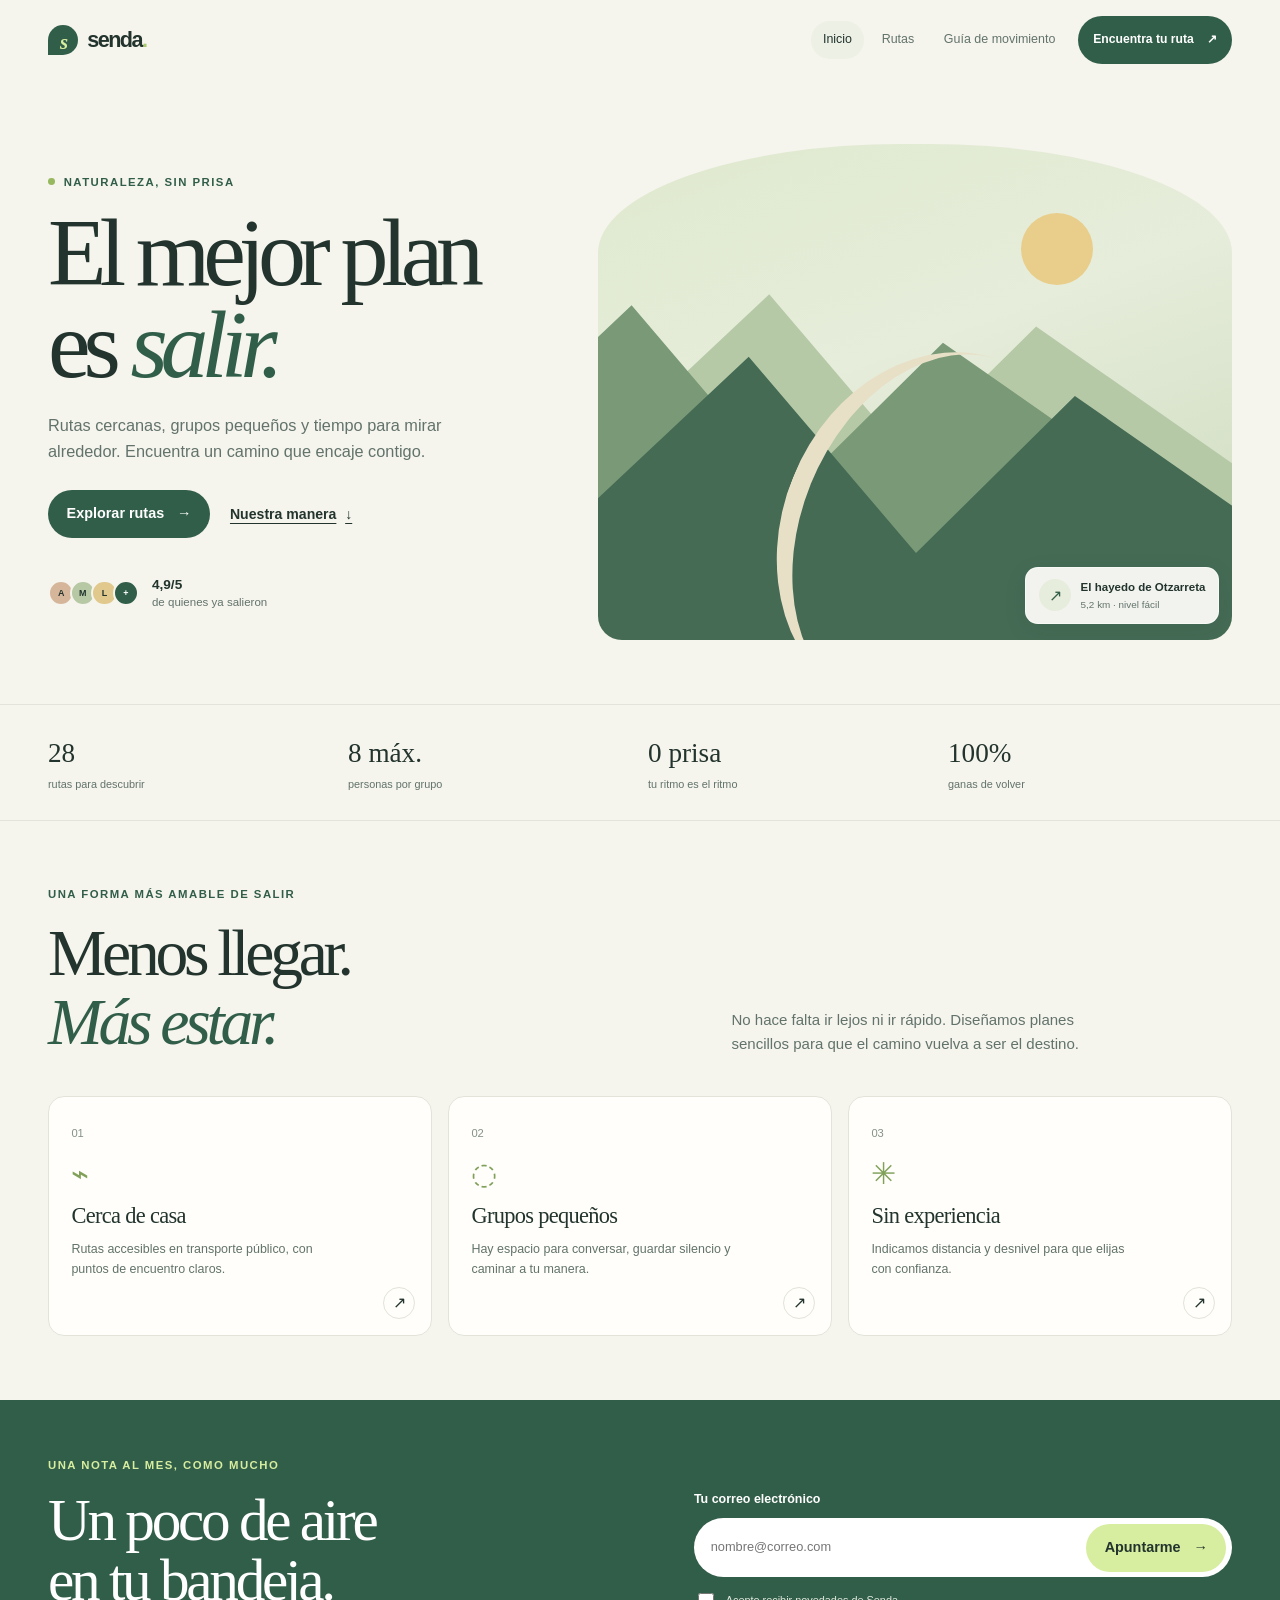
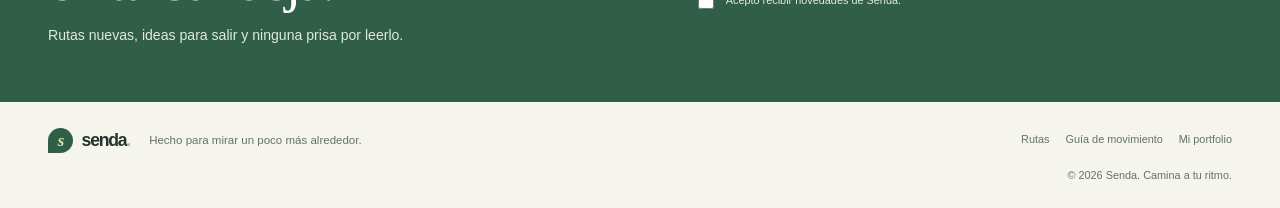
<file: index.html>
<!doctype html>
<html lang="es">
<head>
  <!-- El viewport permite que el diseño mobile first use el ancho real del dispositivo. -->
  <meta charset="utf-8">
  <meta name="viewport" content="width=device-width, initial-scale=1">
  <meta name="theme-color" content="#f5f4ed">
  <meta name="description" content="Senda propone rutas de naturaleza cuidadas, cercanas y a tu propio ritmo.">
  <title>Senda — Sal a tu ritmo</title>
  <link rel="stylesheet" href="css/estilos.css">
  <link rel="stylesheet" href="css/animaciones.css">
</head>
<body>
  <!-- El enlace de salto evita recorrer la navegación con teclado en cada visita. -->
  <a class="salto" href="#contenido">Saltar al contenido</a>

  <header class="cabecera">
    <a class="marca" href="index.html" aria-label="Senda, inicio">
      <span class="marca-icono" aria-hidden="true">s</span>
      <span>senda<span class="marca-punto">.</span></span>
    </a>

    <!-- details ofrece apertura y cierre nativos, también sin JavaScript. -->
    <details class="navegacion">
      <summary class="menu-boton" aria-label="Abrir o cerrar navegación">
        <span class="menu-linea" aria-hidden="true"></span>
        <span class="menu-linea" aria-hidden="true"></span>
      </summary>
      <nav class="menu" aria-label="Navegación principal">
        <a class="enlace-nav activo" href="index.html" aria-current="page">Inicio</a>
        <a class="enlace-nav" href="rutas.html">Rutas</a>
        <a class="enlace-nav" href="movimiento.html">Guía de movimiento</a>
        <a class="boton boton-nav" href="rutas.html#elige">Encuentra tu ruta <span aria-hidden="true">↗</span></a>
      </nav>
    </details>
    <!-- El nav independiente evita que el estado cerrado de details oculte enlaces en escritorio. -->
    <nav class="menu menu-escritorio" aria-label="Navegación principal">
      <a class="enlace-nav activo" href="index.html" aria-current="page">Inicio</a>
      <a class="enlace-nav" href="rutas.html">Rutas</a>
      <a class="enlace-nav" href="movimiento.html">Guía de movimiento</a>
      <a class="boton boton-nav" href="rutas.html#elige">Encuentra tu ruta <span aria-hidden="true">↗</span></a>
    </nav>
  </header>

  <main id="contenido">
    <!-- La portada presenta el servicio antes de introducir adornos o movimiento. -->
    <section class="hero contenedor" aria-labelledby="titulo-principal">
      <div class="hero-texto">
        <p class="ceja"><span class="punto-vivo" aria-hidden="true"></span> Naturaleza, sin prisa</p>
        <h1 id="titulo-principal">El mejor plan<br>es <span>salir.</span></h1>
        <p class="hero-bajada">Rutas cercanas, grupos pequeños y tiempo para mirar alrededor. Encuentra un camino que encaje contigo.</p>
        <div class="hero-acciones">
          <a class="boton boton-principal" href="rutas.html#elige">Explorar rutas <span aria-hidden="true">→</span></a>
          <a class="enlace-texto" href="#filosofia">Nuestra manera <span aria-hidden="true">↓</span></a>
        </div>
        <div class="hero-dato">
          <div class="avatares" aria-hidden="true"><span>A</span><span>M</span><span>L</span><span>+</span></div>
          <p><strong>4,9/5</strong><br>de quienes ya salieron</p>
        </div>
      </div>

      <!-- La ilustración CSS evoca un paisaje; aria-hidden impide anunciar decoración. -->
      <div class="hero-paisaje">
        <div class="sol" aria-hidden="true"></div>
        <div class="montana montana-lejana" aria-hidden="true"></div>
        <div class="montana montana-media" aria-hidden="true"></div>
        <div class="montana montana-cercana" aria-hidden="true"></div>
        <div class="camino" aria-hidden="true"></div>
        <div class="tarjeta-ruta">
          <span class="tarjeta-icono" aria-hidden="true">↗</span>
          <span><strong>El hayedo de Otzarreta</strong><small>5,2 km · nivel fácil</small></span>
        </div>
      </div>
    </section>

    <!-- Métricas legibles y estáticas conservan el mensaje si se desactivan animaciones. -->
    <section class="franja-numeros" aria-label="Senda en cifras">
      <div class="contenedor numeros-grid">
        <p><strong>28</strong><span>rutas para descubrir</span></p>
        <p><strong>8 máx.</strong><span>personas por grupo</span></p>
        <p><strong>0 prisa</strong><span>tu ritmo es el ritmo</span></p>
        <p><strong>100%</strong><span>ganas de volver</span></p>
      </div>
    </section>

    <section class="seccion contenedor" id="filosofia" aria-labelledby="titulo-filosofia">
      <div class="cabecera-seccion revelar">
        <div>
          <p class="ceja">Una forma más amable de salir</p>
          <h2 id="titulo-filosofia">Menos llegar.<br><span>Más estar.</span></h2>
        </div>
        <p class="texto-seccion">No hace falta ir lejos ni ir rápido. Diseñamos planes sencillos para que el camino vuelva a ser el destino.</p>
      </div>

      <!-- Las tarjetas agrupan decisiones de servicio útiles, no efectos decorativos. -->
      <div class="beneficios-grid">
        <article class="beneficio tarjeta revelar">
          <span class="beneficio-numero">01</span>
          <span class="beneficio-icono" aria-hidden="true">⌁</span>
          <h3>Cerca de casa</h3>
          <p>Rutas accesibles en transporte público, con puntos de encuentro claros.</p>
          <a class="flecha-circular" href="rutas.html" aria-label="Ver nuestras rutas">↗</a>
        </article>
        <article class="beneficio tarjeta revelar">
          <span class="beneficio-numero">02</span>
          <span class="beneficio-icono" aria-hidden="true">◌</span>
          <h3>Grupos pequeños</h3>
          <p>Hay espacio para conversar, guardar silencio y caminar a tu manera.</p>
          <a class="flecha-circular" href="rutas.html#elige" aria-label="Elegir una ruta">↗</a>
        </article>
        <article class="beneficio tarjeta revelar">
          <span class="beneficio-numero">03</span>
          <span class="beneficio-icono" aria-hidden="true">✳</span>
          <h3>Sin experiencia</h3>
          <p>Indicamos distancia y desnivel para que elijas con confianza.</p>
          <a class="flecha-circular" href="rutas.html#preguntas" aria-label="Consultar preguntas frecuentes">↗</a>
        </article>
      </div>
    </section>

    <!-- El formulario nativo y su checkbox conservan su función sin scripts. -->
    <section class="invitacion" aria-labelledby="titulo-invitacion">
      <div class="contenedor invitacion-interior revelar">
        <div>
          <p class="ceja ceja-clara">Una nota al mes, como mucho</p>
          <h2 id="titulo-invitacion">Un poco de aire<br>en tu bandeja.</h2>
          <p>Rutas nuevas, ideas para salir y ninguna prisa por leerlo.</p>
        </div>
        <form class="formulario" action="mailto:hola@senda.example" method="post" enctype="text/plain">
          <label for="correo">Tu correo electrónico</label>
          <div class="campo-fila">
            <input id="correo" name="correo" type="email" placeholder="nombre@correo.com" autocomplete="email" required>
            <button class="boton boton-claro" type="submit">Apuntarme <span aria-hidden="true">→</span></button>
          </div>
          <label class="consentimiento"><input type="checkbox" required> Acepto recibir novedades de Senda.</label>
        </form>
      </div>
    </section>
  </main>

  <footer class="pie">
    <div class="contenedor pie-interior">
      <a class="marca marca-pie" href="index.html"><span class="marca-icono" aria-hidden="true">s</span><span>senda<span class="marca-punto">.</span></span></a>
      <p>Hecho para mirar un poco más alrededor.</p>
      <div class="pie-enlaces"><a href="rutas.html">Rutas</a><a href="movimiento.html">Guía de movimiento</a><a href="https://manuelhurtadomontllor.github.io/portfolio/index.html" target="_blank" rel="noopener noreferrer">Mi portfolio</a></div>
      <small>© 2026 Senda. Camina a tu ritmo.</small>
    </div>
  </footer>
</body>
</html>
</file>
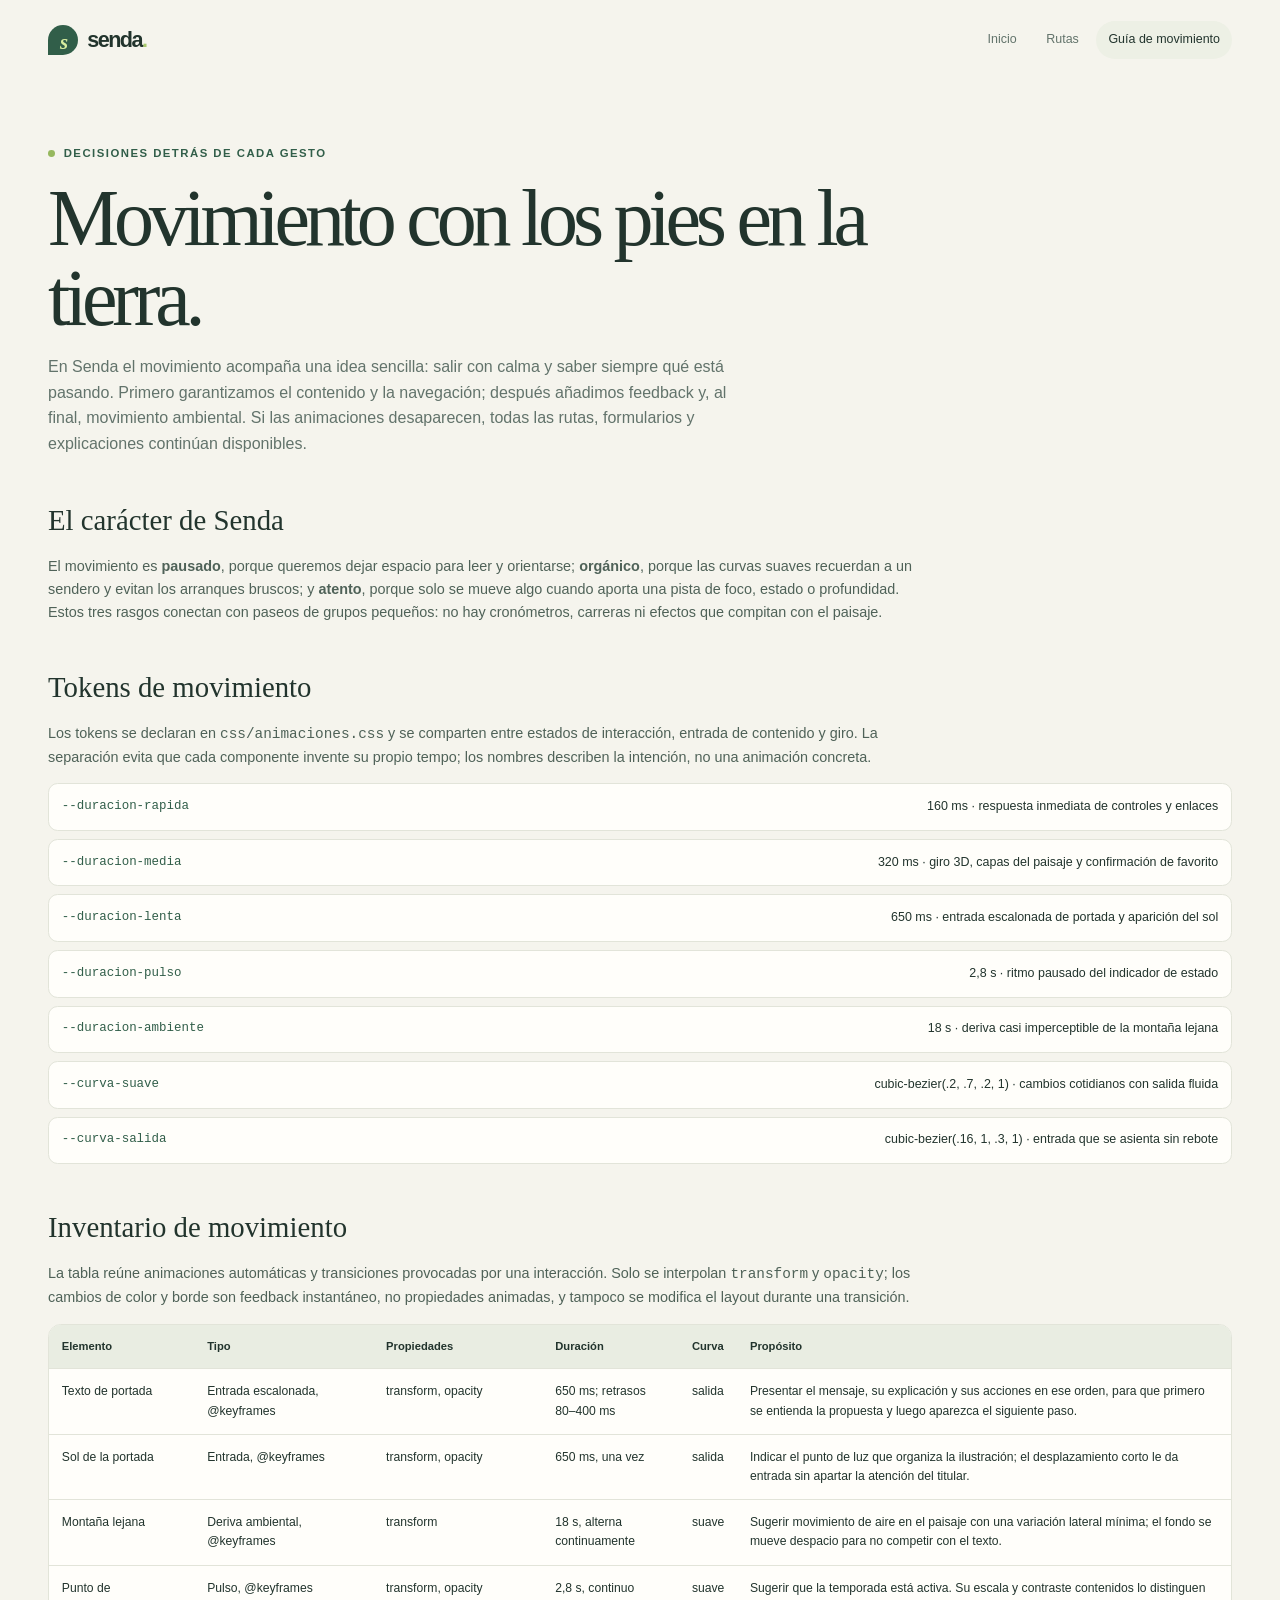
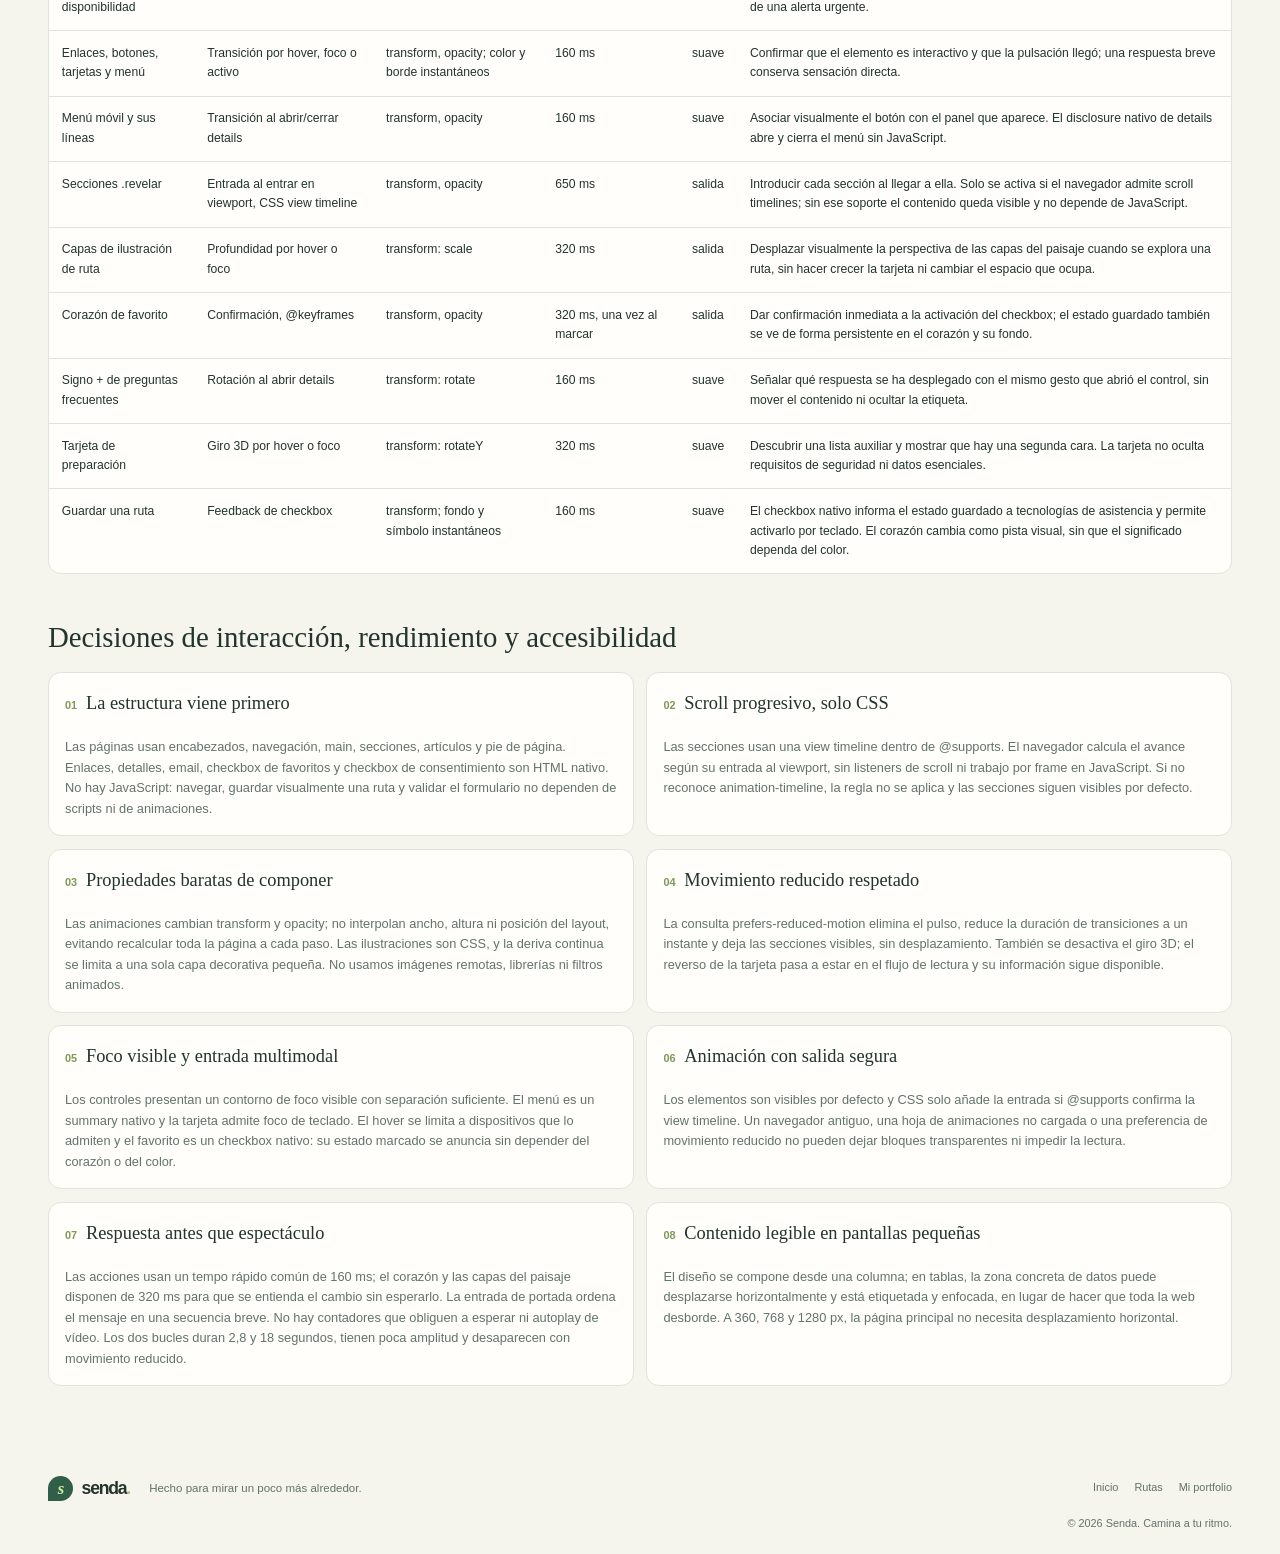
<file: movimiento.html>
<!doctype html>
<html lang="es">
<head>
  <!-- La guía es una página del proyecto para consultar decisiones, no un documento aparte. -->
  <meta charset="utf-8">
  <meta name="viewport" content="width=device-width, initial-scale=1">
  <meta name="theme-color" content="#f5f4ed">
  <meta name="description" content="Guía de movimiento, interacción, rendimiento y accesibilidad de Senda.">
  <title>Guía de movimiento — Senda</title>
  <link rel="stylesheet" href="css/estilos.css">
  <link rel="stylesheet" href="css/animaciones.css">
</head>
<body>
  <a class="salto" href="#contenido">Saltar al contenido</a>
  <header class="cabecera">
    <a class="marca" href="index.html" aria-label="Senda, inicio"><span class="marca-icono" aria-hidden="true">s</span><span>senda<span class="marca-punto">.</span></span></a>
    <details class="navegacion">
      <summary class="menu-boton" aria-label="Abrir o cerrar navegación"><span class="menu-linea" aria-hidden="true"></span><span class="menu-linea" aria-hidden="true"></span></summary>
      <nav class="menu" aria-label="Navegación principal">
        <a class="enlace-nav" href="index.html">Inicio</a>
        <a class="enlace-nav" href="rutas.html">Rutas</a>
        <a class="enlace-nav activo" href="movimiento.html" aria-current="page">Guía de movimiento</a>
      </nav>
    </details>
    <!-- La navegación de escritorio permanece visible sin forzar abierto el menú móvil. -->
    <nav class="menu menu-escritorio" aria-label="Navegación principal">
      <a class="enlace-nav" href="index.html">Inicio</a>
      <a class="enlace-nav" href="rutas.html">Rutas</a>
      <a class="enlace-nav activo" href="movimiento.html" aria-current="page">Guía de movimiento</a>
    </nav>
  </header>
  <main class="contenedor guia-contenido" id="contenido">
    <p class="ceja"><span class="punto-vivo" aria-hidden="true"></span> Decisiones detrás de cada gesto</p>
    <h1>Movimiento con los pies en la tierra.</h1>
    <p class="guia-intro">En Senda el movimiento acompaña una idea sencilla: salir con calma y saber siempre qué está pasando. Primero garantizamos el contenido y la navegación; después añadimos feedback y, al final, movimiento ambiental. Si las animaciones desaparecen, todas las rutas, formularios y explicaciones continúan disponibles.</p>

    <section class="guia-bloque" aria-labelledby="caracter">
      <h2 id="caracter">El carácter de Senda</h2>
      <p>El movimiento es <strong>pausado</strong>, porque queremos dejar espacio para leer y orientarse; <strong>orgánico</strong>, porque las curvas suaves recuerdan a un sendero y evitan los arranques bruscos; y <strong>atento</strong>, porque solo se mueve algo cuando aporta una pista de foco, estado o profundidad. Estos tres rasgos conectan con paseos de grupos pequeños: no hay cronómetros, carreras ni efectos que compitan con el paisaje.</p>
    </section>

    <section class="guia-bloque" aria-labelledby="tokens">
      <h2 id="tokens">Tokens de movimiento</h2>
      <p>Los tokens se declaran en <code>css/animaciones.css</code> y se comparten entre estados de interacción, entrada de contenido y giro. La separación evita que cada componente invente su propio tempo; los nombres describen la intención, no una animación concreta.</p>
      <div class="tokens">
        <div class="token"><code>--duracion-rapida</code><span>160 ms · respuesta inmediata de controles y enlaces</span></div>
        <div class="token"><code>--duracion-media</code><span>320 ms · giro 3D, capas del paisaje y confirmación de favorito</span></div>
        <div class="token"><code>--duracion-lenta</code><span>650 ms · entrada escalonada de portada y aparición del sol</span></div>
        <div class="token"><code>--duracion-pulso</code><span>2,8 s · ritmo pausado del indicador de estado</span></div>
        <div class="token"><code>--duracion-ambiente</code><span>18 s · deriva casi imperceptible de la montaña lejana</span></div>
        <div class="token"><code>--curva-suave</code><span>cubic-bezier(.2, .7, .2, 1) · cambios cotidianos con salida fluida</span></div>
        <div class="token"><code>--curva-salida</code><span>cubic-bezier(.16, 1, .3, 1) · entrada que se asienta sin rebote</span></div>
      </div>
    </section>

    <section class="guia-bloque" aria-labelledby="inventario">
      <h2 id="inventario">Inventario de movimiento</h2>
      <p>La tabla reúne animaciones automáticas y transiciones provocadas por una interacción. Solo se interpolan <code>transform</code> y <code>opacity</code>; los cambios de color y borde son feedback instantáneo, no propiedades animadas, y tampoco se modifica el layout durante una transición.</p>
      <div class="tabla-desborde" role="region" aria-label="Tabla de animaciones, desplazable horizontalmente" tabindex="0">
        <table class="tabla-guia">
          <thead><tr><th>Elemento</th><th>Tipo</th><th>Propiedades</th><th>Duración</th><th>Curva</th><th>Propósito</th></tr></thead>
          <tbody>
            <tr><td>Texto de portada</td><td>Entrada escalonada, @keyframes</td><td>transform, opacity</td><td>650 ms; retrasos 80–400 ms</td><td>salida</td><td>Presentar el mensaje, su explicación y sus acciones en ese orden, para que primero se entienda la propuesta y luego aparezca el siguiente paso.</td></tr>
            <tr><td>Sol de la portada</td><td>Entrada, @keyframes</td><td>transform, opacity</td><td>650 ms, una vez</td><td>salida</td><td>Indicar el punto de luz que organiza la ilustración; el desplazamiento corto le da entrada sin apartar la atención del titular.</td></tr>
            <tr><td>Montaña lejana</td><td>Deriva ambiental, @keyframes</td><td>transform</td><td>18 s, alterna continuamente</td><td>suave</td><td>Sugerir movimiento de aire en el paisaje con una variación lateral mínima; el fondo se mueve despacio para no competir con el texto.</td></tr>
            <tr><td>Punto de disponibilidad</td><td>Pulso, @keyframes</td><td>transform, opacity</td><td>2,8 s, continuo</td><td>suave</td><td>Sugerir que la temporada está activa. Su escala y contraste contenidos lo distinguen de una alerta urgente.</td></tr>
            <tr><td>Enlaces, botones, tarjetas y menú</td><td>Transición por hover, foco o activo</td><td>transform, opacity; color y borde instantáneos</td><td>160 ms</td><td>suave</td><td>Confirmar que el elemento es interactivo y que la pulsación llegó; una respuesta breve conserva sensación directa.</td></tr>
            <tr><td>Menú móvil y sus líneas</td><td>Transición al abrir/cerrar details</td><td>transform, opacity</td><td>160 ms</td><td>suave</td><td>Asociar visualmente el botón con el panel que aparece. El disclosure nativo de details abre y cierra el menú sin JavaScript.</td></tr>
            <tr><td>Secciones .revelar</td><td>Entrada al entrar en viewport, CSS view timeline</td><td>transform, opacity</td><td>650 ms</td><td>salida</td><td>Introducir cada sección al llegar a ella. Solo se activa si el navegador admite scroll timelines; sin ese soporte el contenido queda visible y no depende de JavaScript.</td></tr>
            <tr><td>Capas de ilustración de ruta</td><td>Profundidad por hover o foco</td><td>transform: scale</td><td>320 ms</td><td>salida</td><td>Desplazar visualmente la perspectiva de las capas del paisaje cuando se explora una ruta, sin hacer crecer la tarjeta ni cambiar el espacio que ocupa.</td></tr>
            <tr><td>Corazón de favorito</td><td>Confirmación, @keyframes</td><td>transform, opacity</td><td>320 ms, una vez al marcar</td><td>salida</td><td>Dar confirmación inmediata a la activación del checkbox; el estado guardado también se ve de forma persistente en el corazón y su fondo.</td></tr>
            <tr><td>Signo + de preguntas frecuentes</td><td>Rotación al abrir details</td><td>transform: rotate</td><td>160 ms</td><td>suave</td><td>Señalar qué respuesta se ha desplegado con el mismo gesto que abrió el control, sin mover el contenido ni ocultar la etiqueta.</td></tr>
            <tr><td>Tarjeta de preparación</td><td>Giro 3D por hover o foco</td><td>transform: rotateY</td><td>320 ms</td><td>suave</td><td>Descubrir una lista auxiliar y mostrar que hay una segunda cara. La tarjeta no oculta requisitos de seguridad ni datos esenciales.</td></tr>
            <tr><td>Guardar una ruta</td><td>Feedback de checkbox</td><td>transform; fondo y símbolo instantáneos</td><td>160 ms</td><td>suave</td><td>El checkbox nativo informa el estado guardado a tecnologías de asistencia y permite activarlo por teclado. El corazón cambia como pista visual, sin que el significado dependa del color.</td></tr>
          </tbody>
        </table>
      </div>
    </section>

    <section class="guia-bloque" aria-labelledby="decisiones">
      <h2 id="decisiones">Decisiones de interacción, rendimiento y accesibilidad</h2>
      <div class="decisiones">
        <article class="decision"><h3>La estructura viene primero</h3><p>Las páginas usan encabezados, navegación, main, secciones, artículos y pie de página. Enlaces, detalles, email, checkbox de favoritos y checkbox de consentimiento son HTML nativo. No hay JavaScript: navegar, guardar visualmente una ruta y validar el formulario no dependen de scripts ni de animaciones.</p></article>
        <article class="decision"><h3>Scroll progresivo, solo CSS</h3><p>Las secciones usan una view timeline dentro de @supports. El navegador calcula el avance según su entrada al viewport, sin listeners de scroll ni trabajo por frame en JavaScript. Si no reconoce animation-timeline, la regla no se aplica y las secciones siguen visibles por defecto.</p></article>
        <article class="decision"><h3>Propiedades baratas de componer</h3><p>Las animaciones cambian transform y opacity; no interpolan ancho, altura ni posición del layout, evitando recalcular toda la página a cada paso. Las ilustraciones son CSS, y la deriva continua se limita a una sola capa decorativa pequeña. No usamos imágenes remotas, librerías ni filtros animados.</p></article>
        <article class="decision"><h3>Movimiento reducido respetado</h3><p>La consulta prefers-reduced-motion elimina el pulso, reduce la duración de transiciones a un instante y deja las secciones visibles, sin desplazamiento. También se desactiva el giro 3D; el reverso de la tarjeta pasa a estar en el flujo de lectura y su información sigue disponible.</p></article>
        <article class="decision"><h3>Foco visible y entrada multimodal</h3><p>Los controles presentan un contorno de foco visible con separación suficiente. El menú es un summary nativo y la tarjeta admite foco de teclado. El hover se limita a dispositivos que lo admiten y el favorito es un checkbox nativo: su estado marcado se anuncia sin depender del corazón o del color.</p></article>
        <article class="decision"><h3>Animación con salida segura</h3><p>Los elementos son visibles por defecto y CSS solo añade la entrada si @supports confirma la view timeline. Un navegador antiguo, una hoja de animaciones no cargada o una preferencia de movimiento reducido no pueden dejar bloques transparentes ni impedir la lectura.</p></article>
        <article class="decision"><h3>Respuesta antes que espectáculo</h3><p>Las acciones usan un tempo rápido común de 160 ms; el corazón y las capas del paisaje disponen de 320 ms para que se entienda el cambio sin esperarlo. La entrada de portada ordena el mensaje en una secuencia breve. No hay contadores que obliguen a esperar ni autoplay de vídeo. Los dos bucles duran 2,8 y 18 segundos, tienen poca amplitud y desaparecen con movimiento reducido.</p></article>
        <article class="decision"><h3>Contenido legible en pantallas pequeñas</h3><p>El diseño se compone desde una columna; en tablas, la zona concreta de datos puede desplazarse horizontalmente y está etiquetada y enfocada, en lugar de hacer que toda la web desborde. A 360, 768 y 1280 px, la página principal no necesita desplazamiento horizontal.</p></article>
      </div>
    </section>
  </main>
  <footer class="pie"><div class="contenedor pie-interior"><a class="marca marca-pie" href="index.html"><span class="marca-icono" aria-hidden="true">s</span><span>senda<span class="marca-punto">.</span></span></a><p>Hecho para mirar un poco más alrededor.</p><div class="pie-enlaces"><a href="index.html">Inicio</a><a href="rutas.html">Rutas</a><a href="https://manuelhurtadomontllor.github.io/portfolio/index.html" target="_blank" rel="noopener noreferrer">Mi portfolio</a></div><small>© 2026 Senda. Camina a tu ritmo.</small></div></footer>
</body>
</html>
</file>
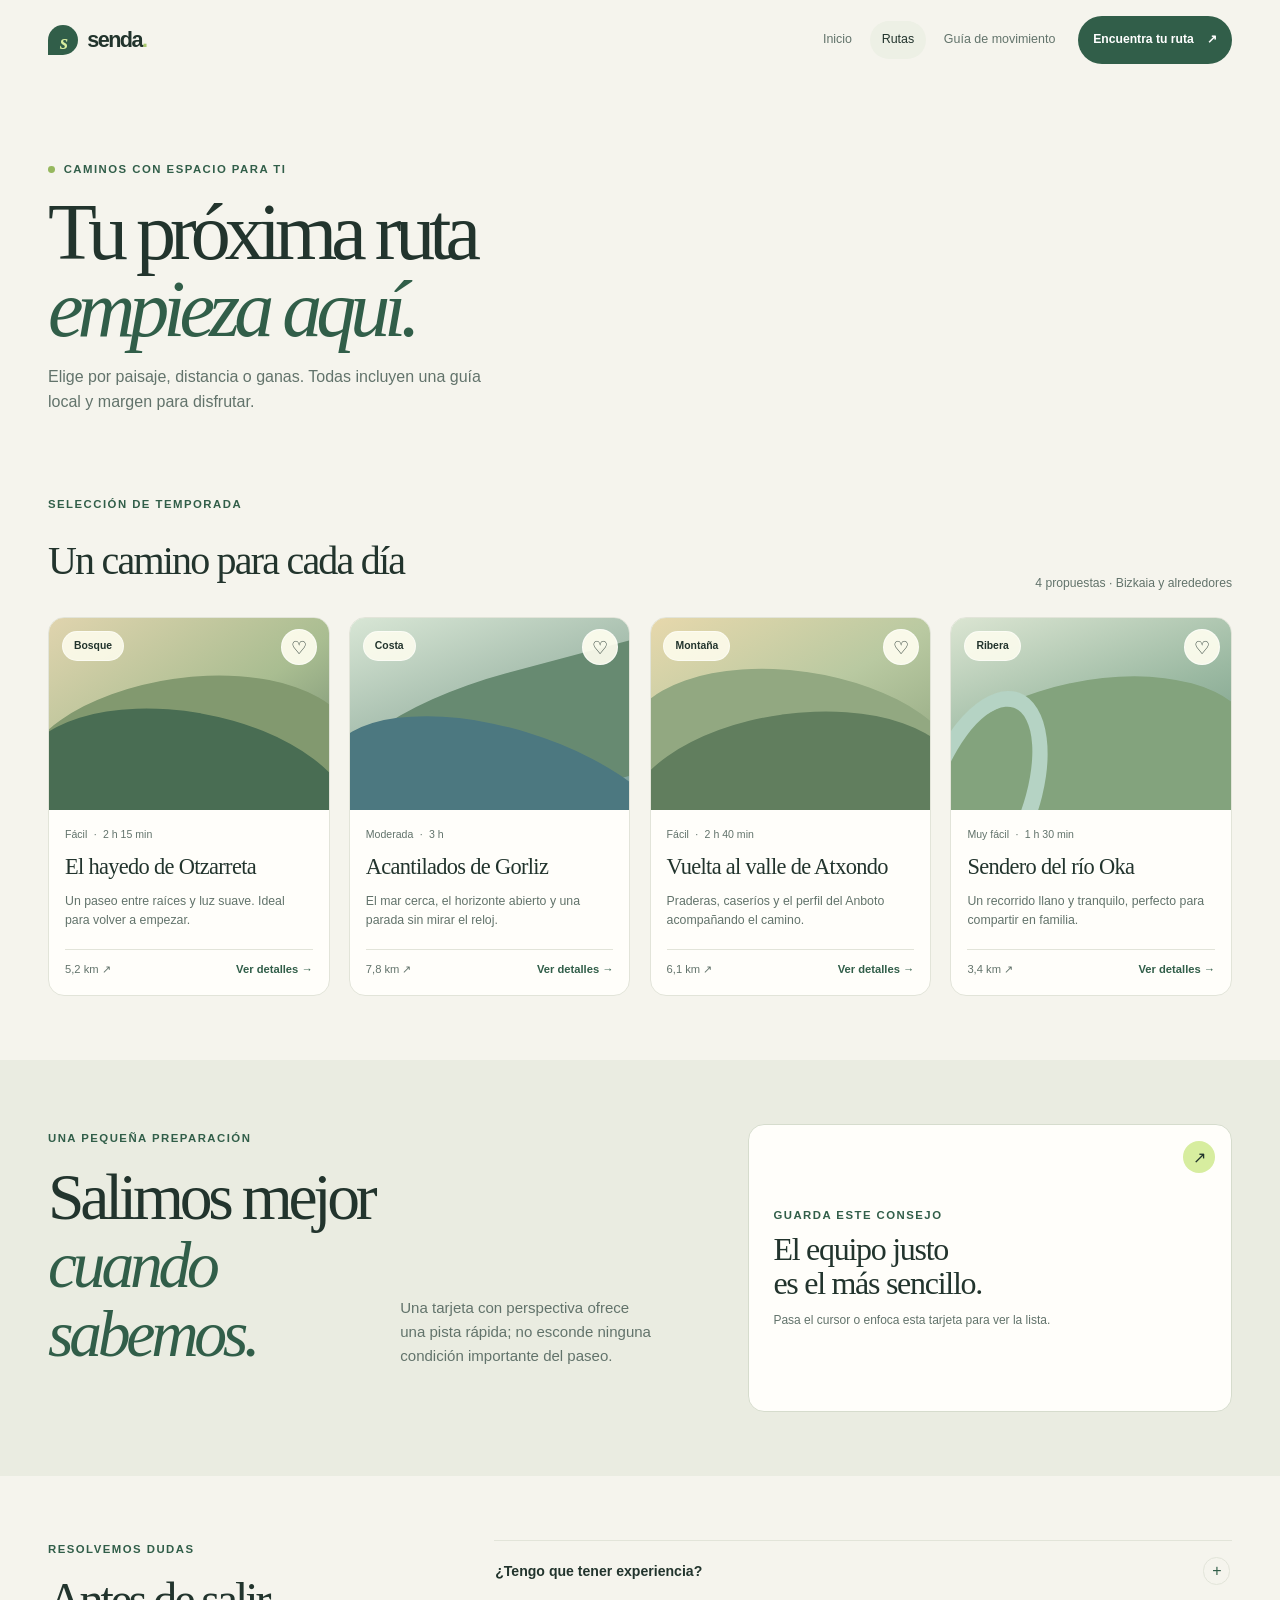
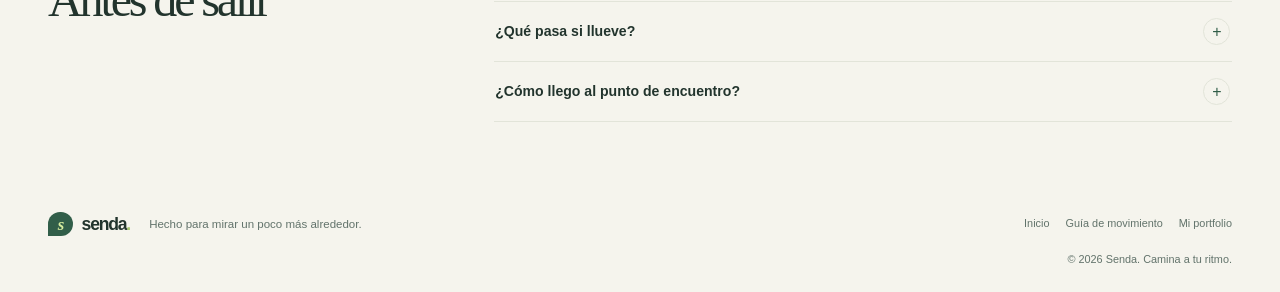
<file: rutas.html>
<!doctype html>
<html lang="es">
<head>
  <!-- La segunda página mantiene el contenido funcional aunque el movimiento no esté disponible. -->
  <meta charset="utf-8">
  <meta name="viewport" content="width=device-width, initial-scale=1">
  <meta name="theme-color" content="#f5f4ed">
  <meta name="description" content="Elige entre rutas de naturaleza cuidadas para distintos ritmos y niveles.">
  <title>Rutas — Senda</title>
  <link rel="stylesheet" href="css/estilos.css">
  <link rel="stylesheet" href="css/animaciones.css">
</head>
<body>
  <a class="salto" href="#contenido">Saltar al contenido</a>
  <header class="cabecera">
    <a class="marca" href="index.html" aria-label="Senda, inicio"><span class="marca-icono" aria-hidden="true">s</span><span>senda<span class="marca-punto">.</span></span></a>
    <details class="navegacion">
      <summary class="menu-boton" aria-label="Abrir o cerrar navegación"><span class="menu-linea" aria-hidden="true"></span><span class="menu-linea" aria-hidden="true"></span></summary>
      <nav class="menu" aria-label="Navegación principal">
        <a class="enlace-nav" href="index.html">Inicio</a>
        <a class="enlace-nav activo" href="rutas.html" aria-current="page">Rutas</a>
        <a class="enlace-nav" href="movimiento.html">Guía de movimiento</a>
        <a class="boton boton-nav" href="#elige">Encuentra tu ruta <span aria-hidden="true">↗</span></a>
      </nav>
    </details>
    <!-- La navegación de escritorio se separa del disclosure usado en pantallas pequeñas. -->
    <nav class="menu menu-escritorio" aria-label="Navegación principal">
      <a class="enlace-nav" href="index.html">Inicio</a>
      <a class="enlace-nav activo" href="rutas.html" aria-current="page">Rutas</a>
      <a class="enlace-nav" href="movimiento.html">Guía de movimiento</a>
      <a class="boton boton-nav" href="#elige">Encuentra tu ruta <span aria-hidden="true">↗</span></a>
    </nav>
  </header>

  <main id="contenido">
    <section class="pagina-hero contenedor">
      <p class="ceja"><span class="punto-vivo" aria-hidden="true"></span> Caminos con espacio para ti</p>
      <h1>Tu próxima ruta<br><span>empieza aquí.</span></h1>
      <p>Elige por paisaje, distancia o ganas. Todas incluyen una guía local y margen para disfrutar.</p>
    </section>

    <!-- Las etiquetas informan dificultad y duración sin depender solo del color. -->
    <section class="seccion contenedor rutas-seccion" id="elige" aria-labelledby="titulo-rutas">
      <div class="lista-cabecera">
        <div><p class="ceja">Selección de temporada</p><h2 id="titulo-rutas">Un camino para cada día</h2></div>
        <p>4 propuestas · Bizkaia y alrededores</p>
      </div>
      <div class="rutas-grid">
        <article class="ruta tarjeta revelar">
          <div class="ruta-ilustracion ruta-hayedo"><span class="ruta-etiqueta">Bosque</span><input class="me-gusta-control" id="guardar-hayedo" type="checkbox" aria-label="Guardar ruta El hayedo de Otzarreta"><label class="me-gusta" for="guardar-hayedo"><span aria-hidden="true">♡</span></label></div>
          <div class="ruta-contenido"><div class="ruta-meta"><span>Fácil</span><span>·</span><span>2 h 15 min</span></div><h3>El hayedo de Otzarreta</h3><p>Un paseo entre raíces y luz suave. Ideal para volver a empezar.</p><div class="ruta-pie"><span>5,2 km <span aria-hidden="true">↗</span></span><a href="#preguntas">Ver detalles <span aria-hidden="true">→</span></a></div></div>
        </article>
        <article class="ruta tarjeta revelar">
          <div class="ruta-ilustracion ruta-costa"><span class="ruta-etiqueta">Costa</span><input class="me-gusta-control" id="guardar-costa" type="checkbox" aria-label="Guardar ruta Acantilados de Gorliz"><label class="me-gusta" for="guardar-costa"><span aria-hidden="true">♡</span></label></div>
          <div class="ruta-contenido"><div class="ruta-meta"><span>Moderada</span><span>·</span><span>3 h</span></div><h3>Acantilados de Gorliz</h3><p>El mar cerca, el horizonte abierto y una parada sin mirar el reloj.</p><div class="ruta-pie"><span>7,8 km <span aria-hidden="true">↗</span></span><a href="#preguntas">Ver detalles <span aria-hidden="true">→</span></a></div></div>
        </article>
        <article class="ruta tarjeta revelar">
          <div class="ruta-ilustracion ruta-valle"><span class="ruta-etiqueta">Montaña</span><input class="me-gusta-control" id="guardar-valle" type="checkbox" aria-label="Guardar ruta Vuelta al valle de Atxondo"><label class="me-gusta" for="guardar-valle"><span aria-hidden="true">♡</span></label></div>
          <div class="ruta-contenido"><div class="ruta-meta"><span>Fácil</span><span>·</span><span>2 h 40 min</span></div><h3>Vuelta al valle de Atxondo</h3><p>Praderas, caseríos y el perfil del Anboto acompañando el camino.</p><div class="ruta-pie"><span>6,1 km <span aria-hidden="true">↗</span></span><a href="#preguntas">Ver detalles <span aria-hidden="true">→</span></a></div></div>
        </article>
        <article class="ruta tarjeta revelar">
          <div class="ruta-ilustracion ruta-rio"><span class="ruta-etiqueta">Ribera</span><input class="me-gusta-control" id="guardar-rio" type="checkbox" aria-label="Guardar ruta Sendero del río Oka"><label class="me-gusta" for="guardar-rio"><span aria-hidden="true">♡</span></label></div>
          <div class="ruta-contenido"><div class="ruta-meta"><span>Muy fácil</span><span>·</span><span>1 h 30 min</span></div><h3>Sendero del río Oka</h3><p>Un recorrido llano y tranquilo, perfecto para compartir en familia.</p><div class="ruta-pie"><span>3,4 km <span aria-hidden="true">↗</span></span><a href="#preguntas">Ver detalles <span aria-hidden="true">→</span></a></div></div>
        </article>
      </div>
    </section>

    <!-- El volteo revela información secundaria, pero la misma información existe en texto accesible. -->
    <section class="seccion contenedor detalle-seccion" aria-labelledby="titulo-prepara">
      <div class="cabecera-seccion revelar">
        <div><p class="ceja">Una pequeña preparación</p><h2 id="titulo-prepara">Salimos mejor<br><span>cuando sabemos.</span></h2></div>
        <p class="texto-seccion">Una tarjeta con perspectiva ofrece una pista rápida; no esconde ninguna condición importante del paseo.</p>
      </div>
      
      <div class="tarjeta-giro-contenedor revelar" tabindex="0" role="group" aria-label="Consejo para preparar la mochila. Enfoca esta tarjeta para consultar el equipo recomendado.">
        <article class="tarjeta-giro">
          <div class="tarjeta-giro-cara tarjeta-giro-frente">
            <span class="giro-icono" aria-hidden="true">↗</span><p class="ceja">Guarda este consejo</p><h3>El equipo justo<br>es el más sencillo.</h3>
            <p class="giro-ayuda">Pasa el cursor o enfoca esta tarjeta para ver la lista.</p>
          </div>
          <div class="tarjeta-giro-cara tarjeta-giro-dorso">
            <p class="ceja">Antes de salir</p><h3>En la mochila</h3>
            <ul><li>Calzado con suela cómoda</li><li>Agua y algo para picar</li><li>Una capa ligera para la lluvia</li></ul>
            <p>Si tienes dudas, escríbenos y lo vemos contigo.</p>
          </div>
        </article>
      </div>
    </section>

    <section class="preguntas seccion contenedor" id="preguntas" aria-labelledby="titulo-preguntas">
      <div><p class="ceja">Resolvemos dudas</p><h2 id="titulo-preguntas">Antes de salir</h2></div>
      <div class="preguntas-lista">
        <details><summary>¿Tengo que tener experiencia?<span class="faq-icono" aria-hidden="true">+</span></summary><p>No. Cada ruta indica su distancia y dificultad, y la persona guía adapta el ritmo al grupo.</p></details>
        <details><summary>¿Qué pasa si llueve?<span class="faq-icono" aria-hidden="true">+</span></summary><p>Si las condiciones no son seguras, te avisamos y puedes cambiar la fecha o recibir el reembolso.</p></details>
        <details><summary>¿Cómo llego al punto de encuentro?<span class="faq-icono" aria-hidden="true">+</span></summary><p>En la confirmación compartimos ubicación, opciones de transporte público y hora de encuentro.</p></details>
      </div>
    </section>
  </main>

  <footer class="pie"><div class="contenedor pie-interior"><a class="marca marca-pie" href="index.html"><span class="marca-icono" aria-hidden="true">s</span><span>senda<span class="marca-punto">.</span></span></a><p>Hecho para mirar un poco más alrededor.</p><div class="pie-enlaces"><a href="index.html">Inicio</a><a href="movimiento.html">Guía de movimiento</a><a href="https://manuelhurtadomontllor.github.io/portfolio/index.html" target="_blank" rel="noopener noreferrer">Mi portfolio</a></div><small>© 2026 Senda. Camina a tu ritmo.</small></div></footer>
</body>
</html>
</file>
<file: css/estilos.css>
/* La capa visual es mobile first: sin animaciones, el contenido sigue completo y legible. */
* { box-sizing: border-box; }

:root {
  color-scheme: light;
  --papel: #f5f4ed;
  --blanco: #fffefa;
  --tinta: #22342d;
  --suave: #62736b;
  --verde: #315e49;
  --lima: #d7ed9f;
  --linea: #e2e4d9;
  --serif: Georgia, "Times New Roman", serif;
  --sans: "Segoe UI", Arial, sans-serif;
}

html { scroll-behavior: smooth; }
body { margin: 0; background: var(--papel); color: var(--tinta); font-family: var(--sans); font-size: 1rem; line-height: 1.6; }
a { color: inherit; }
button, input { font: inherit; }
button { color: inherit; }
.contenedor { width: min(100% - 2.5rem, 74rem); margin-inline: auto; }
.salto { position: absolute; z-index: 20; top: .5rem; left: .5rem; padding: .7rem 1rem; background: var(--tinta); color: white; transform: translateY(-160%); }
.salto:focus { transform: translateY(0); }

/* La cabecera conserva enlaces visibles en móvil y escritorio. */
.cabecera { position: relative; z-index: 5; display: flex; align-items: center; justify-content: space-between; min-height: 4.5rem; width: min(100% - 2.5rem, 74rem); margin-inline: auto; }
.marca { display: inline-flex; align-items: center; gap: .55rem; color: var(--tinta); font-size: 1.35rem; font-weight: 750; letter-spacing: -.07em; text-decoration: none; }
.marca-icono { display: grid; width: 1.9rem; height: 1.9rem; place-items: center; border-radius: 50% 50% 50% 0; background: var(--verde); color: var(--lima); font-family: var(--serif); font-size: 1.3rem; font-style: italic; }
.marca-punto { color: #a7c86d; }
.navegacion { margin-left: auto; }
.menu-escritorio { display: none; }
.menu-boton { display: grid; width: 2.75rem; height: 2.75rem; align-content: center; justify-items: center; gap: .35rem; border: 1px solid var(--linea); border-radius: 50%; cursor: pointer; list-style: none; }
.menu-boton::-webkit-details-marker { display: none; }
.menu-linea { width: 1rem; height: 1px; background: var(--tinta); transition: transform var(--duracion-rapida, 160ms) var(--curva-suave, ease), opacity var(--duracion-rapida, 160ms) var(--curva-suave, ease); }
.navegacion[open] .menu-linea:first-child { transform: translateY(3px) rotate(45deg); }
.navegacion[open] .menu-linea:last-child { transform: translateY(-3px) rotate(-45deg); }
.menu { position: absolute; top: calc(100% - .25rem); right: 0; left: 0; display: grid; gap: .35rem; padding: .85rem; border: 1px solid var(--linea); border-radius: 1rem; background: var(--blanco); box-shadow: 0 1rem 2rem #22342d14; }
.enlace-nav { padding: .65rem .8rem; border-radius: 2rem; color: var(--suave); font-size: .9rem; text-decoration: none; }
.enlace-nav.activo { color: var(--tinta); background: #edf0e5; }
.boton { display: inline-flex; align-items: center; justify-content: center; gap: .8rem; min-height: 3rem; padding: .72rem 1.1rem; border: 1px solid transparent; border-radius: 3rem; cursor: pointer; font-size: .9rem; font-weight: 650; text-decoration: none; }
.boton-nav { justify-content: space-between; margin-top: .2rem; background: var(--verde); color: white; }
.boton-principal { background: var(--verde); color: white; }
.boton-claro { flex: 0 0 auto; background: var(--lima); color: var(--tinta); }
.enlace-texto { display: inline-flex; align-items: center; gap: .55rem; color: var(--tinta); font-size: .88rem; font-weight: 650; text-decoration-thickness: 1px; text-underline-offset: .25rem; }
a:focus-visible, button:focus-visible, summary:focus-visible, input:focus-visible, .tarjeta-giro-contenedor:focus-visible { outline: 3px solid #9dbd5c; outline-offset: 4px; }
a:focus-visible, button:focus-visible, summary:focus-visible { transform: translateY(-1px); }
.me-gusta-control:focus-visible + .me-gusta { outline: 3px solid #9dbd5c; outline-offset: 4px; }

/* La ilustración compone un paisaje con capas de color, sin descargar imágenes externas. */
.hero { display: grid; gap: 2.5rem; padding-block: 3.2rem 3.5rem; }
.hero-texto { position: relative; z-index: 1; }
.ceja { display: flex; align-items: center; gap: .55rem; margin: 0 0 1rem; color: var(--verde); font-size: .71rem; font-weight: 750; letter-spacing: .13em; text-transform: uppercase; }
.punto-vivo { width: .43rem; height: .43rem; border-radius: 50%; background: #96b85e; }
h1, h2, h3, p { margin-top: 0; }
.hero h1, .pagina-hero h1 { margin-bottom: 1.3rem; font-family: var(--serif); font-size: clamp(3.5rem, 16vw, 6rem); font-weight: 400; letter-spacing: -.075em; line-height: .96; }
.hero h1 span, h2 span, .pagina-hero h1 span { color: var(--verde); font-style: italic; }
.hero-bajada { max-width: 27rem; margin-bottom: 1.6rem; color: var(--suave); font-size: 1.02rem; }
.hero-acciones { display: flex; flex-wrap: wrap; align-items: center; gap: 1.25rem; }
.hero-dato { display: flex; align-items: center; gap: .8rem; margin-top: 2.3rem; }
.hero-dato p { margin: 0; color: var(--suave); font-size: .72rem; line-height: 1.45; }
.hero-dato strong { color: var(--tinta); font-size: .85rem; }
.avatares { display: flex; padding-left: .3rem; }
.avatares span { display: grid; width: 1.65rem; height: 1.65rem; margin-left: -.3rem; place-items: center; border: 2px solid var(--papel); border-radius: 50%; background: #d6b69b; color: var(--tinta); font-size: .56rem; font-weight: 700; }
.avatares span:nth-child(2) { background: #b6c8a4; }
.avatares span:nth-child(3) { background: #e1c98d; }
.avatares span:nth-child(4) { background: var(--verde); color: white; }
.hero-paisaje { position: relative; height: 19rem; overflow: hidden; border-radius: 48% 48% 1.5rem 1.5rem / 22% 22% 1.5rem 1.5rem; background: linear-gradient(160deg, #dfe9ce 0%, #e6eddb 43%, #cbd9bb 100%); isolation: isolate; }
.sol { position: absolute; top: 14%; right: 22%; width: 4.5rem; aspect-ratio: 1; border-radius: 50%; background: #e9cd8a; }
.montana { position: absolute; bottom: -3rem; width: 120%; height: 72%; clip-path: polygon(0 100%, 0 55%, 24% 7%, 44% 57%, 63% 17%, 100% 72%, 100% 100%); }
.montana-lejana { right: -15%; bottom: 1.8rem; background: #b6c9a7; transform: scale(.9); }
.montana-media { left: -22%; bottom: -.3rem; background: #799977; transform: scale(1.05); }
.montana-cercana { right: -18%; bottom: -4rem; background: #456b55; transform: scale(1.1); }
.camino { position: absolute; right: 23%; bottom: -5rem; width: 48%; height: 75%; border: solid #e8dfc7; border-width: 0 0 0 1.2rem; border-radius: 50%; transform: rotate(22deg); }
.tarjeta-ruta { position: absolute; right: .8rem; bottom: 1rem; display: flex; align-items: center; gap: .6rem; max-width: 14.5rem; padding: .65rem .8rem; border: 1px solid #ffffff99; border-radius: .8rem; background: #fffefaed; box-shadow: 0 .4rem 1.4rem #203c2e1a; }
.tarjeta-ruta strong, .tarjeta-ruta small { display: block; }
.tarjeta-ruta strong { font-size: .72rem; }
.tarjeta-ruta small { color: var(--suave); font-size: .62rem; }
.tarjeta-icono { display: grid; width: 2rem; height: 2rem; flex: 0 0 auto; place-items: center; border-radius: 50%; background: #e7eddc; color: var(--verde); }
.paisaje-etiqueta { position: absolute; top: 1.2rem; left: 1rem; color: #42604c; font-size: .56rem; font-weight: 700; letter-spacing: .1em; }

/* Los datos funcionan como apoyo a la decisión, no como contadores animados. */
.franja-numeros { border-block: 1px solid var(--linea); }
.numeros-grid { display: grid; grid-template-columns: repeat(2, 1fr); gap: 1rem; padding-block: 1.5rem; }
.numeros-grid p { margin: 0; }
.numeros-grid strong, .numeros-grid span { display: block; }
.numeros-grid strong { font-family: var(--serif); font-size: 1.45rem; font-weight: 400; }
.numeros-grid span { color: var(--suave); font-size: .68rem; }
.seccion { padding-block: 4rem; }
.cabecera-seccion { display: grid; gap: 1rem; margin-bottom: 2rem; }
.cabecera-seccion h2, .preguntas h2 { margin: 0; font-family: var(--serif); font-size: clamp(2.4rem, 10vw, 4.1rem); font-weight: 400; letter-spacing: -.065em; line-height: 1.04; }
.texto-seccion { max-width: 24rem; align-self: end; margin: 0; color: var(--suave); font-size: .94rem; }
.beneficios-grid { display: grid; gap: .8rem; }
.tarjeta { border: 1px solid var(--linea); border-radius: 1rem; background: var(--blanco); }
.beneficio { position: relative; min-height: 13.5rem; padding: 1.2rem; }
.beneficio-numero { color: #859287; font-size: .7rem; }
.beneficio-icono { display: block; margin-top: .9rem; color: #81a15b; font-family: var(--serif); font-size: 1.9rem; line-height: 1; }
.beneficio h3 { margin: .55rem 0 .35rem; font-family: var(--serif); font-size: 1.4rem; font-weight: 400; letter-spacing: -.03em; }
.beneficio p { max-width: 17rem; margin: 0; color: var(--suave); font-size: .78rem; }
.flecha-circular { position: absolute; right: 1rem; bottom: 1rem; display: grid; width: 2rem; height: 2rem; place-items: center; border: 1px solid var(--linea); border-radius: 50%; text-decoration: none; }

/* La suscripción usa controles nativos, etiquetas explícitas y validación del navegador. */
.invitacion { padding-block: 3rem; background: var(--verde); color: white; }
.invitacion-interior { display: grid; gap: 2rem; }
.ceja-clara { color: var(--lima); }
.invitacion h2 { margin-bottom: .8rem; font-family: var(--serif); font-size: clamp(2.5rem, 9vw, 3.7rem); font-weight: 400; letter-spacing: -.055em; line-height: 1.02; }
.invitacion-interior > div > p:last-child { margin-bottom: 0; color: #e1e9dd; font-size: .88rem; }
.formulario > label:first-child { display: block; margin-bottom: .5rem; font-size: .78rem; font-weight: 650; }
.campo-fila { display: flex; gap: .5rem; padding: .35rem; border-radius: 3rem; background: white; }
.campo-fila input { width: 100%; min-width: 0; padding: .5rem .7rem; border: 0; border-radius: 2rem; background: transparent; color: var(--tinta); font-size: .8rem; }
.campo-fila input:focus-visible { outline-offset: 1px; }
.consentimiento { display: flex; align-items: center; gap: .55rem; margin-top: .8rem; color: #e1e9dd; font-size: .68rem; }
.consentimiento input { width: 1rem; height: 1rem; accent-color: var(--lima); }
.pie { padding-block: 1.5rem; }
.pie-interior { display: flex; flex-wrap: wrap; align-items: center; gap: .8rem 1.2rem; }
.marca-pie { font-size: 1.1rem; }
.marca-pie .marca-icono { width: 1.55rem; height: 1.55rem; font-size: 1.05rem; }
.pie-interior > p { flex: 1 1 100%; margin: 0; color: var(--suave); font-size: .72rem; }
.pie-enlaces { display: flex; gap: 1rem; margin-left: auto; }
.pie-enlaces a, .pie-interior small { color: var(--suave); font-size: .68rem; text-decoration: none; }
.pie-interior small { flex: 1 1 100%; }

/* Página de rutas: primero se comparan datos; luego se ofrece una explicación interactiva. */
.pagina-hero { padding-block: 3.5rem 2rem; }
.pagina-hero h1 { margin-bottom: 1rem; font-size: clamp(3rem, 13vw, 5rem); }
.pagina-hero > p:last-child { max-width: 29rem; margin-bottom: 0; color: var(--suave); }
.rutas-seccion { padding-top: 2rem; }
.lista-cabecera { display: flex; flex-direction: column; gap: .7rem; margin-bottom: 1.5rem; }
.lista-cabecera h2 { margin: 0; font-family: var(--serif); font-size: clamp(1.8rem, 7vw, 2.5rem); font-weight: 400; letter-spacing: -.045em; }
.lista-cabecera > p { margin: 0; color: var(--suave); font-size: .76rem; }
.rutas-grid { display: grid; gap: 1rem; }
.ruta { overflow: hidden; }
.ruta-ilustracion { position: relative; height: 12rem; overflow: hidden; background-color: #becdac; }
.ruta-ilustracion::before, .ruta-ilustracion::after { position: absolute; right: -10%; bottom: -30%; left: -10%; height: 90%; border-radius: 50% 50% 0 0; content: ""; }
.ruta-hayedo { background: linear-gradient(145deg, #e0d4ae, #a9bd91 55%, #69836b); }
.ruta-hayedo::before { background: #82996f; transform: rotate(-8deg) translateY(-10%); }
.ruta-hayedo::after { background: #496d53; transform: rotate(10deg) translateY(10%); }
.ruta-costa { background: linear-gradient(160deg, #d8e6d5, #9fb8a8 50%, #759b99); }
.ruta-costa::before { bottom: 0; height: 68%; border-radius: 60% 0 0; background: #678a71; transform: rotate(-15deg); }
.ruta-costa::after { right: -20%; bottom: -43%; height: 85%; background: #4c7880; transform: rotate(17deg); }
.ruta-valle { background: linear-gradient(150deg, #e7d8ac, #b9c9a1 48%, #889f79); }
.ruta-valle::before { background: #92a881; transform: rotate(8deg) translateY(-14%); }
.ruta-valle::after { background: #617e5e; transform: rotate(-8deg) translateY(11%); }
.ruta-rio { background: linear-gradient(160deg, #dbe5d2, #9bb9a2 50%, #688f7b); }
.ruta-rio::before { background: #83a37d; transform: rotate(-12deg) translateY(-8%); }
.ruta-rio::after { right: 34%; bottom: -52%; width: 30%; height: 100%; border: 1rem solid #b5d3c4; background: transparent; transform: rotate(20deg); }
.ruta-etiqueta { position: absolute; z-index: 1; top: .8rem; left: .8rem; padding: .35rem .7rem; border: 1px solid #ffffff8a; border-radius: 2rem; background: #fffef0d9; font-size: .65rem; font-weight: 650; }
.me-gusta-control { position: absolute; width: 1px; height: 1px; overflow: hidden; clip: rect(0, 0, 0, 0); white-space: nowrap; }
.me-gusta { position: absolute; z-index: 1; top: .7rem; right: .7rem; display: grid; width: 2.25rem; height: 2.25rem; place-items: center; border: 1px solid #ffffffa1; border-radius: 50%; background: #fffef0e8; cursor: pointer; font-size: 1.15rem; }
.me-gusta-control:checked + .me-gusta { background: #d7ed9f; color: #315e49; }
.me-gusta-control:checked + .me-gusta span { font-size: 0; }
.me-gusta-control:checked + .me-gusta span::after { content: "♥"; font-size: 1.15rem; }
.ruta-contenido { padding: 1rem; }
.ruta-meta { display: flex; gap: .4rem; color: var(--suave); font-size: .66rem; }
.ruta-contenido h3 { margin: .4rem 0; font-family: var(--serif); font-size: 1.4rem; font-weight: 400; letter-spacing: -.03em; }
.ruta-contenido > p { min-height: 2.8rem; margin-bottom: .8rem; color: var(--suave); font-size: .77rem; }
.ruta-pie { display: flex; justify-content: space-between; padding-top: .7rem; border-top: 1px solid var(--linea); font-size: .7rem; }
.ruta-pie > span { color: var(--suave); }
.ruta-pie a { color: var(--verde); font-weight: 700; text-decoration: none; }
.detalle-seccion { display: grid; gap: 1.5rem; background: #eaece1; }
.detalle-seccion.contenedor { width: 100%; padding-inline: max(1.25rem, calc((100% - 74rem) / 2)); }
.tarjeta-giro-contenedor { min-height: 18rem; perspective: 900px; }
.tarjeta-giro { position: relative; min-height: 18rem; transform-style: preserve-3d; }
.tarjeta-giro-cara { position: absolute; inset: 0; display: flex; flex-direction: column; justify-content: center; padding: 1.5rem; border: 1px solid #d6dccd; border-radius: 1rem; background: var(--blanco); backface-visibility: hidden; }
.tarjeta-giro-frente { transform: rotateY(0); }
.tarjeta-giro-dorso { transform: rotateY(180deg); }
.giro-icono { position: absolute; top: 1rem; right: 1rem; display: grid; width: 2rem; height: 2rem; place-items: center; border-radius: 50%; background: var(--lima); }
.tarjeta-giro h3 { margin-bottom: .65rem; font-family: var(--serif); font-size: 2rem; font-weight: 400; letter-spacing: -.04em; line-height: 1.05; }
.tarjeta-giro .ceja { margin-bottom: .55rem; }
.giro-ayuda, .tarjeta-giro-dorso p:last-child { margin: 0; color: var(--suave); font-size: .75rem; }
.tarjeta-giro-dorso ul { display: grid; gap: .45rem; padding-left: 1.1rem; color: var(--suave); font-size: .82rem; }
.preguntas { display: grid; gap: 1.5rem; }
.preguntas h2 { font-size: clamp(2rem, 8vw, 3rem); }
.preguntas-lista details { border-top: 1px solid var(--linea); }
.preguntas-lista details:last-child { border-bottom: 1px solid var(--linea); }
.preguntas-lista summary { display: flex; align-items: center; justify-content: space-between; gap: .8rem; padding: 1rem .1rem; cursor: pointer; font-size: .88rem; font-weight: 650; list-style: none; }
.preguntas-lista summary::-webkit-details-marker { display: none; }
.faq-icono { display: grid; width: 1.7rem; height: 1.7rem; flex: 0 0 auto; place-items: center; border: 1px solid var(--linea); border-radius: 50%; color: var(--verde); font-size: 1rem; font-weight: 400; }
.preguntas-lista details p { margin: 0; padding: 0 .3rem 1rem 1.4rem; color: var(--suave); font-size: .8rem; }

/* Guía de movimiento en HTML: estas reglas hacen legibles sus tablas en móvil. */
.guia-contenido { padding-block: 2.5rem 4rem; }
.guia-contenido > h1 { max-width: 54rem; margin-bottom: 1rem; font-family: var(--serif); font-size: clamp(2.8rem, 12vw, 5rem); font-weight: 400; letter-spacing: -.065em; line-height: 1; }
.guia-intro { max-width: 43rem; margin-bottom: 2rem; color: var(--suave); font-size: 1rem; }
.guia-bloque { margin-top: 2.5rem; }
.guia-bloque h2 { margin-bottom: .75rem; font-family: var(--serif); font-size: 1.8rem; font-weight: 400; }
.guia-bloque > p { max-width: 55rem; color: #4f6258; font-size: .9rem; }
.tabla-desborde { overflow-x: auto; border: 1px solid var(--linea); border-radius: .8rem; background: var(--blanco); }
.tabla-guia { width: 100%; min-width: 46rem; border-collapse: collapse; font-size: .76rem; }
.tabla-guia th, .tabla-guia td { padding: .8rem; border-bottom: 1px solid var(--linea); text-align: left; vertical-align: top; }
.tabla-guia th { background: #e9ede2; color: var(--tinta); font-size: .7rem; }
.tabla-guia tr:last-child td { border-bottom: 0; }
.decisiones { display: grid; gap: .8rem; counter-reset: decision; }
.decision { padding: 1rem; border: 1px solid var(--linea); border-radius: .8rem; background: var(--blanco); counter-increment: decision; }
.decision h3 { display: flex; align-items: baseline; gap: .55rem; font-family: var(--serif); font-size: 1.15rem; font-weight: 400; }
.decision h3::before { color: #7d9957; content: "0" counter(decision); font-family: var(--sans); font-size: .68rem; font-weight: 700; }
.decision p { margin: 0; color: var(--suave); font-size: .8rem; }
.tokens { display: grid; gap: .5rem; }
.token { display: flex; justify-content: space-between; gap: 1rem; padding: .8rem; border: 1px solid var(--linea); border-radius: .6rem; background: var(--blanco); font-size: .78rem; }
.token code { color: var(--verde); }

/* En pantallas medianas, la navegación puede quedarse desplegada en una sola fila. */
@media (min-width: 48rem) {
  .cabecera { min-height: 5rem; }
  .navegacion { margin-left: 0; }
  .menu-boton { display: none; }
  .menu { position: static; display: flex; align-items: center; gap: .35rem; padding: 0; border: 0; border-radius: 0; background: transparent; box-shadow: none; }
  .navegacion { display: none; }
  .menu-escritorio { display: flex; position: static; align-items: center; gap: .35rem; padding: 0; border: 0; border-radius: 0; background: transparent; box-shadow: none; }
  .menu-escritorio .enlace-nav { padding: .55rem .75rem; font-size: .78rem; }
  .menu-escritorio .boton-nav { margin: 0 0 0 .3rem; padding: .62rem .9rem; font-size: .76rem; }
  .hero { grid-template-columns: .9fr 1.1fr; align-items: center; gap: 2rem; min-height: 35rem; padding-block: 3rem; }
  .hero h1 { font-size: clamp(4rem, 8vw, 6rem); }
  .hero-paisaje { height: 27rem; }
  .numeros-grid { grid-template-columns: repeat(4, 1fr); padding-block: 1.7rem; }
  .numeros-grid strong { font-size: 1.7rem; }
  .cabecera-seccion { grid-template-columns: 1fr .75fr; align-items: end; margin-bottom: 2.5rem; }
  .beneficios-grid { grid-template-columns: repeat(3, 1fr); gap: 1rem; }
  .beneficio { min-height: 15rem; padding: 1.4rem; }
  .invitacion { padding-block: 3.5rem; }
  .invitacion-interior { grid-template-columns: 1fr .9fr; align-items: center; gap: 3rem; }
  .pie-interior > p { flex: 1; }
  .pie-interior small { text-align: right; }
  .pagina-hero { padding-block: 5rem 3rem; }
  .pagina-hero h1 { font-size: 5rem; }
  .rutas-grid { grid-template-columns: repeat(2, 1fr); gap: 1.2rem; }
  .ruta-ilustracion { height: 14rem; }
  .lista-cabecera { flex-direction: row; align-items: end; justify-content: space-between; }
  .detalle-seccion { grid-template-columns: 1fr .8fr; align-items: center; gap: 3rem; }
  .detalle-seccion.contenedor { padding-block: 4rem; }
  .preguntas { grid-template-columns: .7fr 1.3fr; gap: 3rem; }
  .guia-contenido { padding-top: 4rem; }
  .decisiones { grid-template-columns: repeat(2, 1fr); }
}

@media (min-width: 70rem) {
  .hero { min-height: 39rem; }
  .hero-paisaje { height: 31rem; }
  .rutas-grid { grid-template-columns: repeat(4, 1fr); }
  .ruta-ilustracion { height: 12rem; }
  .ruta-contenido { padding: 1rem; }
  .detalle-seccion.contenedor { gap: 6rem; }
}

/* Solo los dispositivos que pueden apuntar con precisión reciben realce hover. */
@media (hover: hover) {
  a:hover { opacity: .84; }
  button:hover { transform: translateY(-2px); }
  summary:hover { transform: scale(1.015); }
  .enlace-nav:hover, .pie a:hover, .ruta-pie a:hover { color: var(--verde); }
  .tarjeta:hover { border-color: #b6c7a6; }
  .flecha-circular:hover { background: var(--lima); border-color: var(--lima); }
  .me-gusta:hover { transform: scale(1.08); }
  .tarjeta-giro-contenedor:hover .tarjeta-giro, .tarjeta-giro-contenedor:focus-within .tarjeta-giro { transform: rotateY(180deg); }
}

/* Los campos reflejan el estado pulsado y guardado, no dependen de solo cambiar el color. */
.boton:active, a:active, button:active, summary:active { transform: scale(.97); }
.me-gusta:active { transform: scale(.97); }
.navegacion[open] .menu { transform-origin: top right; }
.tarjeta:focus-within { transform: translateY(-2px); }
.tarjeta:active { transform: scale(.99); }

@media (min-width: 48rem) and (hover: none) {
  .menu-escritorio { display: flex; }
}

@media (prefers-reduced-motion: reduce) {
  .tarjeta-giro-contenedor { min-height: 0; perspective: none; }
  .tarjeta-giro { display: grid; gap: .75rem; min-height: 0; transform: none; }
  .tarjeta-giro-cara { position: relative; min-height: 17rem; backface-visibility: visible; transform: none; }
  @media (hover: hover) {
    .tarjeta-giro-contenedor:hover .tarjeta-giro { transform: none; }
  }
}
</file>
<file: css/animaciones.css>
/* Tokens compartidos: los tempos distintos expresan feedback, lectura y énfasis. */
:root {
  --duracion-rapida: 160ms;
  --duracion-media: 320ms;
  --duracion-lenta: 650ms;
  --duracion-pulso: 2.8s;
  --duracion-ambiente: 18s;
  --curva-suave: cubic-bezier(.2, .7, .2, 1);
  --curva-salida: cubic-bezier(.16, 1, .3, 1);
}

/* Los controles responden con la misma curva; su brevedad evita retrasar la interacción. */
a, button, summary, input, .me-gusta, .tarjeta, .tarjeta-giro-contenedor, .menu, .tarjeta-giro {
  transition: transform var(--duracion-rapida) var(--curva-suave), opacity var(--duracion-rapida) var(--curva-suave);
}

/* El menú entra desde arriba y desaparece al cerrar; details mantiene el control nativo. */
.menu { transform: translateY(-.45rem); opacity: 0; visibility: hidden; }
.navegacion[open] .menu { transform: translateY(0); opacity: 1; visibility: visible; }
@media (min-width: 48rem) {
  .menu { transform: none; opacity: 1; visibility: visible; }
}

/* La portada presenta el titular primero y deja que las acciones lleguen después. */
.hero-texto > .ceja,
.hero-texto > h1,
.hero-texto > .hero-bajada,
.hero-texto > .hero-acciones,
.hero-texto > .hero-dato {
  animation: entrar-en-escena var(--duracion-lenta) var(--curva-salida) both;
}
.hero-texto > .ceja { animation-delay: 80ms; }
.hero-texto > h1 { animation-delay: 160ms; }
.hero-texto > .hero-bajada { animation-delay: 240ms; }
.hero-texto > .hero-acciones { animation-delay: 320ms; }
.hero-texto > .hero-dato { animation-delay: 400ms; }
@keyframes entrar-en-escena {
  from { transform: translateY(.8rem); opacity: 0; }
  to { transform: translateY(0); opacity: 1; }
}

/* La deriva de la montaña lejana da profundidad al paisaje sin mover su marco. */
.montana-lejana { animation: deriva-suave var(--duracion-ambiente) var(--curva-suave) infinite alternate; }
@keyframes deriva-suave {
  from { transform: translateX(-.3rem) scale(.9); }
  to { transform: translateX(.3rem) scale(.9); }
}

/* La entrada del sol dirige la mirada hacia el punto luminoso de la ilustración. */
.sol { animation: amanecer var(--duracion-lenta) var(--curva-salida) both; }
@keyframes amanecer {
  from { transform: translateY(.8rem); opacity: .35; }
  to { transform: translateY(0); opacity: 1; }
}

/* El punto acompaña la etiqueta de disponibilidad: un pulso discreto, no una alarma. */
.punto-vivo { animation: respirar var(--duracion-pulso) var(--curva-suave) infinite; }
@keyframes respirar {
  0%, 100% { transform: scale(1); opacity: 1; }
  50% { transform: scale(.72); opacity: .55; }
}

/* Las secciones entran al acercarse al viewport solo en navegadores compatibles.
   Sin scroll timelines no hay estado oculto: el contenido permanece visible. */
@supports (animation-timeline: view()) {
  .revelar {
    animation: aparecer-scroll var(--duracion-lenta) var(--curva-salida) both;
    animation-timeline: view();
    animation-range: entry 0% entry 45%;
  }
}
@keyframes aparecer-scroll {
  from { transform: translateY(1rem); opacity: 0; }
  to { transform: translateY(0); opacity: 1; }
}

/* El terreno responde al hover y al foco acercando sus capas en lugar de agrandar la tarjeta. */
.ruta-ilustracion::before, .ruta-ilustracion::after {
  transform-origin: center;
  transition: transform var(--duracion-media) var(--curva-salida);
}
.ruta:focus-within .ruta-ilustracion::before {
  transform: scale(1.025);
}
.ruta:focus-within .ruta-ilustracion::after {
  transform: scale(1.04);
}
@media (hover: hover) {
  .ruta:hover .ruta-ilustracion::before { transform: scale(1.025); }
  .ruta:hover .ruta-ilustracion::after { transform: scale(1.04); }
}

/* Marcar un favorito confirma la acción con un único pequeño rebote de escala. */
.me-gusta-control:checked + .me-gusta span::after {
  animation: favorito-guardado var(--duracion-media) var(--curva-salida) both;
}
@keyframes favorito-guardado {
  from { transform: scale(.55); opacity: .5; }
  to { transform: scale(1); opacity: 1; }
}

/* El signo girado permite reconocer de un vistazo qué respuesta está desplegada. */
.faq-icono {
  transition: transform var(--duracion-rapida) var(--curva-suave);
}
.preguntas-lista details[open] .faq-icono { transform: rotate(45deg); }

/* El giro 3D es una vista previa opcional; al enfocar con teclado también se descubre. */
.tarjeta-giro { transition: transform var(--duracion-media) var(--curva-suave); }
.tarjeta-giro-contenedor:focus-within .tarjeta-giro { transform: rotateY(180deg); }

/* Los gestos se reducen a estado inmediato y se elimina cualquier movimiento automático. */
@media (prefers-reduced-motion: reduce) {
  *, *::before, *::after {
    scroll-behavior: auto !important;
    animation-duration: .01ms !important;
    animation-iteration-count: 1 !important;
    transition-duration: .01ms !important;
  }
  .revelar { animation: none; transform: none; opacity: 1; }
  .hero-texto > .ceja, .hero-texto > h1, .hero-texto > .hero-bajada,
  .hero-texto > .hero-acciones, .hero-texto > .hero-dato,
  .montana-lejana, .me-gusta-control:checked + .me-gusta span::after {
    animation: none;
  }
  .ruta-ilustracion::before, .ruta-ilustracion::after { transition: none; }
  .faq-icono { transition: none; }
  .menu, .navegacion[open] .menu { transform: none; }
  .tarjeta-giro-contenedor:focus-within .tarjeta-giro { transform: none; }
}
</file>
